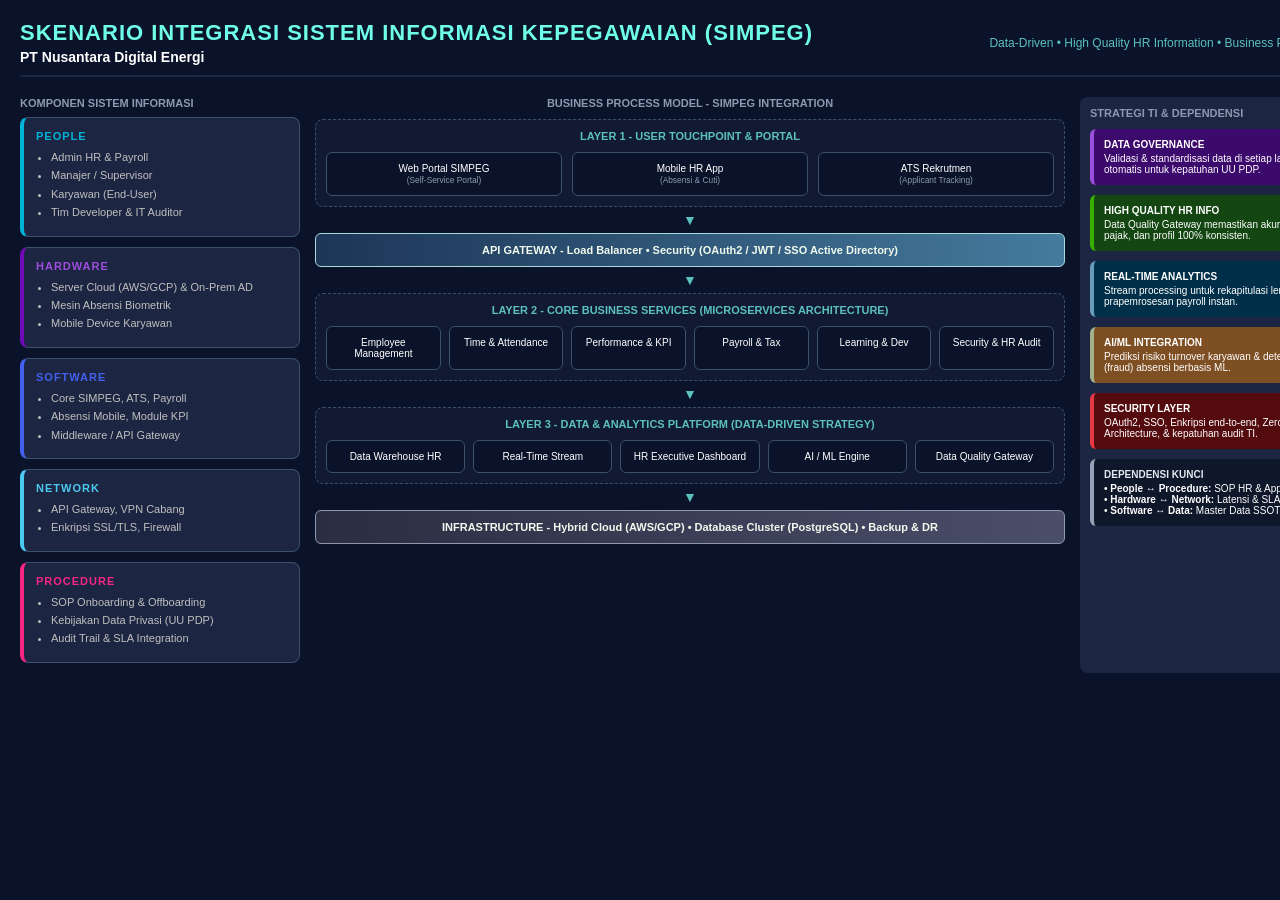
<file: skenarioSIMPEG.html>
<!DOCTYPE html>
<html lang="id">
<head>
  <meta charset="UTF-8">
  <title>Skenario Integrasi SIMPEG - PT Nusantara Digital Energi</title>
  <style>
    * { box-sizing: border-box; margin: 0; padding: 0; font-family: 'Segoe UI', Tahoma, Geneva, Verdana, sans-serif; }
    body { background-color: #0b132b; color: #ffffff; padding: 20px; min-width: 1400px; }
    
    /* Header */
    .header { display: flex; justify-content: space-between; align-items: center; border-bottom: 2px solid #1c2541; padding-bottom: 10px; margin-bottom: 20px; }
    .header h1 { font-size: 22px; text-transform: uppercase; letter-spacing: 1px; color: #6fffe9; }
    .header .subtitle { font-size: 12px; color: #5bc0be; }

    /* Layout Main Grid */
    .container { display: grid; grid-template-columns: 280px 1fr 300px; gap: 15px; }

    /* Common Card Styling */
    .card { background: #1c2541; border: 1px solid #3a506b; border-radius: 8px; padding: 12px; margin-bottom: 10px; }
    .card-title { font-size: 11px; font-weight: bold; text-transform: uppercase; letter-spacing: 1px; margin-bottom: 8px; display: flex; align-items: center; gap: 8px; }
    .card-content { font-size: 11px; color: #c0c0c0; line-height: 1.4; }
    .card-content li { margin-left: 15px; margin-bottom: 3px; }

    /* Panel Left - Colors */
    .p-people { border-left: 4px solid #00b4d8; }
    .p-hardware { border-left: 4px solid #7209b7; }
    .p-software { border-left: 4px solid #4361ee; }
    .p-network { border-left: 4px solid #4cc9f0; }
    .p-procedure { border-left: 4px solid #f72585; }

    /* Panel Center - Layers */
    .panel-center { display: flex; flex-direction: column; gap: 10px; }
    .layer-box { border: 1px dashed #3a506b; border-radius: 8px; padding: 10px; background: rgba(28, 37, 65, 0.4); text-align: center; }
    .layer-title { font-size: 11px; font-weight: bold; color: #5bc0be; margin-bottom: 10px; text-transform: uppercase; }
    
    .grid-3 { display: grid; grid-template-columns: repeat(3, 1fr); gap: 10px; }
    .grid-6 { display: grid; grid-template-columns: repeat(6, 1fr); gap: 8px; }
    .grid-5 { display: grid; grid-template-columns: repeat(5, 1fr); gap: 8px; }

    .service-node { background: #0b132b; border: 1px solid #3a506b; border-radius: 6px; padding: 10px 5px; font-size: 10px; font-weight: 500; text-align: center; }
    .middleware-bar { background: linear-gradient(90deg, #1d3557, #457b9d); border: 1px solid #a8dadc; border-radius: 6px; padding: 10px; text-align: center; font-size: 11px; font-weight: bold; color: #f1faee; }

    /* Panel Right - Colors */
    .p-right { background: #1c2541; border-radius: 8px; padding: 10px; display: flex; flex-direction: column; gap: 10px; }
    .right-box { border-radius: 6px; padding: 10px; font-size: 10px; }
    .bg-purple { background: #3c096c; border-left: 4px solid #9d4edd; }
    .bg-green { background: #134611; border-left: 4px solid #38b000; }
    .bg-blue { background: #003049; border-left: 4px solid #669bbc; }
    .bg-orange { background: #7f4f24; border-left: 4px solid #a3b18a; }
    .bg-red { background: #540b0e; border-left: 4px solid #e63946; }
    .bg-dark { background: #0f172a; border-left: 4px solid #94a3b8; }

    .arrow { text-align: center; color: #5bc0be; font-size: 14px; margin: -5px 0; }
  </style>
</head>
<body>

  <div class="header">
    <div>
      <h1>Skenario Integrasi Sistem Informasi Kepegawaian (SIMPEG)</h1>
      <div style="font-size: 14px; color: #ffffff; font-weight: bold; margin-top: 3px;">PT Nusantara Digital Energi</div>
    </div>
    <div class="subtitle">Data-Driven • High Quality HR Information • Business Process Integration</div>
  </div>

  <div class="container">
    
    <!-- PANEL KIRI -->
    <div class="panel-left">
      <div style="font-size: 11px; font-weight: bold; color: #8d99ae; margin-bottom: 8px;">KOMPONEN SISTEM INFORMASI</div>
      
      <div class="card p-people">
        <div class="card-title" style="color: #00b4d8;">PEOPLE</div>
        <div class="card-content">
          <ul>
            <li>Admin HR & Payroll</li>
            <li>Manajer / Supervisor</li>
            <li>Karyawan (End-User)</li>
            <li>Tim Developer & IT Auditor</li>
          </ul>
        </div>
      </div>

      <div class="card p-hardware">
        <div class="card-title" style="color: #9d4edd;">HARDWARE</div>
        <div class="card-content">
          <ul>
            <li>Server Cloud (AWS/GCP) & On-Prem AD</li>
            <li>Mesin Absensi Biometrik</li>
            <li>Mobile Device Karyawan</li>
          </ul>
        </div>
      </div>

      <div class="card p-software">
        <div class="card-title" style="color: #4361ee;">SOFTWARE</div>
        <div class="card-content">
          <ul>
            <li>Core SIMPEG, ATS, Payroll</li>
            <li>Absensi Mobile, Module KPI</li>
            <li>Middleware / API Gateway</li>
          </ul>
        </div>
      </div>

      <div class="card p-network">
        <div class="card-title" style="color: #4cc9f0;">NETWORK</div>
        <div class="card-content">
          <ul>
            <li>API Gateway, VPN Cabang</li>
            <li>Enkripsi SSL/TLS, Firewall</li>
          </ul>
        </div>
      </div>

      <div class="card p-procedure">
        <div class="card-title" style="color: #f72585;">PROCEDURE</div>
        <div class="card-content">
          <ul>
            <li>SOP Onboarding & Offboarding</li>
            <li>Kebijakan Data Privasi (UU PDP)</li>
            <li>Audit Trail & SLA Integration</li>
          </ul>
        </div>
      </div>
    </div>

    <!-- PANEL TENGAH -->
    <div class="panel-center">
      <div style="font-size: 11px; font-weight: bold; color: #8d99ae; text-align: center;">BUSINESS PROCESS MODEL - SIMPEG INTEGRATION</div>

      <!-- Layer 1 -->
      <div class="layer-box">
        <div class="layer-title">LAYER 1 - USER TOUCHPOINT & PORTAL</div>
        <div class="grid-3">
          <div class="service-node">Web Portal SIMPEG<br><small style="color:#8d99ae;">(Self-Service Portal)</small></div>
          <div class="service-node">Mobile HR App<br><small style="color:#8d99ae;">(Absensi & Cuti)</small></div>
          <div class="service-node">ATS Rekrutmen<br><small style="color:#8d99ae;">(Applicant Tracking)</small></div>
        </div>
      </div>

      <div class="arrow">▼</div>

      <!-- Middleware -->
      <div class="middleware-bar">
        API GATEWAY - Load Balancer • Security (OAuth2 / JWT / SSO Active Directory)
      </div>

      <div class="arrow">▼</div>

      <!-- Layer 2 -->
      <div class="layer-box">
        <div class="layer-title">LAYER 2 - CORE BUSINESS SERVICES (Microservices Architecture)</div>
        <div class="grid-6">
          <div class="service-node">Employee Management</div>
          <div class="service-node">Time & Attendance</div>
          <div class="service-node">Performance & KPI</div>
          <div class="service-node">Payroll & Tax</div>
          <div class="service-node">Learning & Dev</div>
          <div class="service-node">Security & HR Audit</div>
        </div>
      </div>

      <div class="arrow">▼</div>

      <!-- Layer 3 -->
      <div class="layer-box">
        <div class="layer-title">LAYER 3 - DATA & ANALYTICS PLATFORM (Data-Driven Strategy)</div>
        <div class="grid-5">
          <div class="service-node">Data Warehouse HR</div>
          <div class="service-node">Real-Time Stream</div>
          <div class="service-node">HR Executive Dashboard</div>
          <div class="service-node">AI / ML Engine</div>
          <div class="service-node">Data Quality Gateway</div>
        </div>
      </div>

      <div class="arrow">▼</div>

      <!-- Infrastructure -->
      <div class="middleware-bar" style="background: linear-gradient(90deg, #2b2d42, #4a4e69); border-color: #8d99ae;">
        INFRASTRUCTURE - Hybrid Cloud (AWS/GCP) • Database Cluster (PostgreSQL) • Backup & DR
      </div>
    </div>

    <!-- PANEL KANAN -->
    <div class="p-right">
      <div style="font-size: 11px; font-weight: bold; color: #8d99ae;">STRATEGI TI & DEPENDENSI</div>

      <div class="right-box bg-purple">
        <div style="font-weight: bold; margin-bottom: 3px;">DATA GOVERNANCE</div>
        Validasi & standardisasi data di setiap layer; audit trail otomatis untuk kepatuhan UU PDP.
      </div>

      <div class="right-box bg-green">
        <div style="font-weight: bold; margin-bottom: 3px;">HIGH QUALITY HR INFO</div>
        Data Quality Gateway memastikan akurasi data gaji, pajak, dan profil 100% konsisten.
      </div>

      <div class="right-box bg-blue">
        <div style="font-weight: bold; margin-bottom: 3px;">REAL-TIME ANALYTICS</div>
        Stream processing untuk rekapitulasi lembur real-time & prapemrosesan payroll instan.
      </div>

      <div class="right-box bg-orange">
        <div style="font-weight: bold; margin-bottom: 3px;">AI/ML INTEGRATION</div>
        Prediksi risiko turnover karyawan & deteksi kecurangan (fraud) absensi berbasis ML.
      </div>

      <div class="right-box bg-red">
        <div style="font-weight: bold; margin-bottom: 3px;">SECURITY LAYER</div>
        OAuth2, SSO, Enkripsi end-to-end, Zero-Trust Architecture, & kepatuhan audit TI.
      </div>

      <div class="right-box bg-dark">
        <div style="font-weight: bold; margin-bottom: 3px; color: #e2e8f0;">DEPENDENSI KUNCI</div>
        • <b>People ↔ Procedure:</b> SOP HR & Approval<br>
        • <b>Hardware ↔ Network:</b> Latensi & SLA API<br>
        • <b>Software ↔ Data:</b> Master Data SSOT
      </div>
    </div>

  </div>

</body>
</html>
</file>
